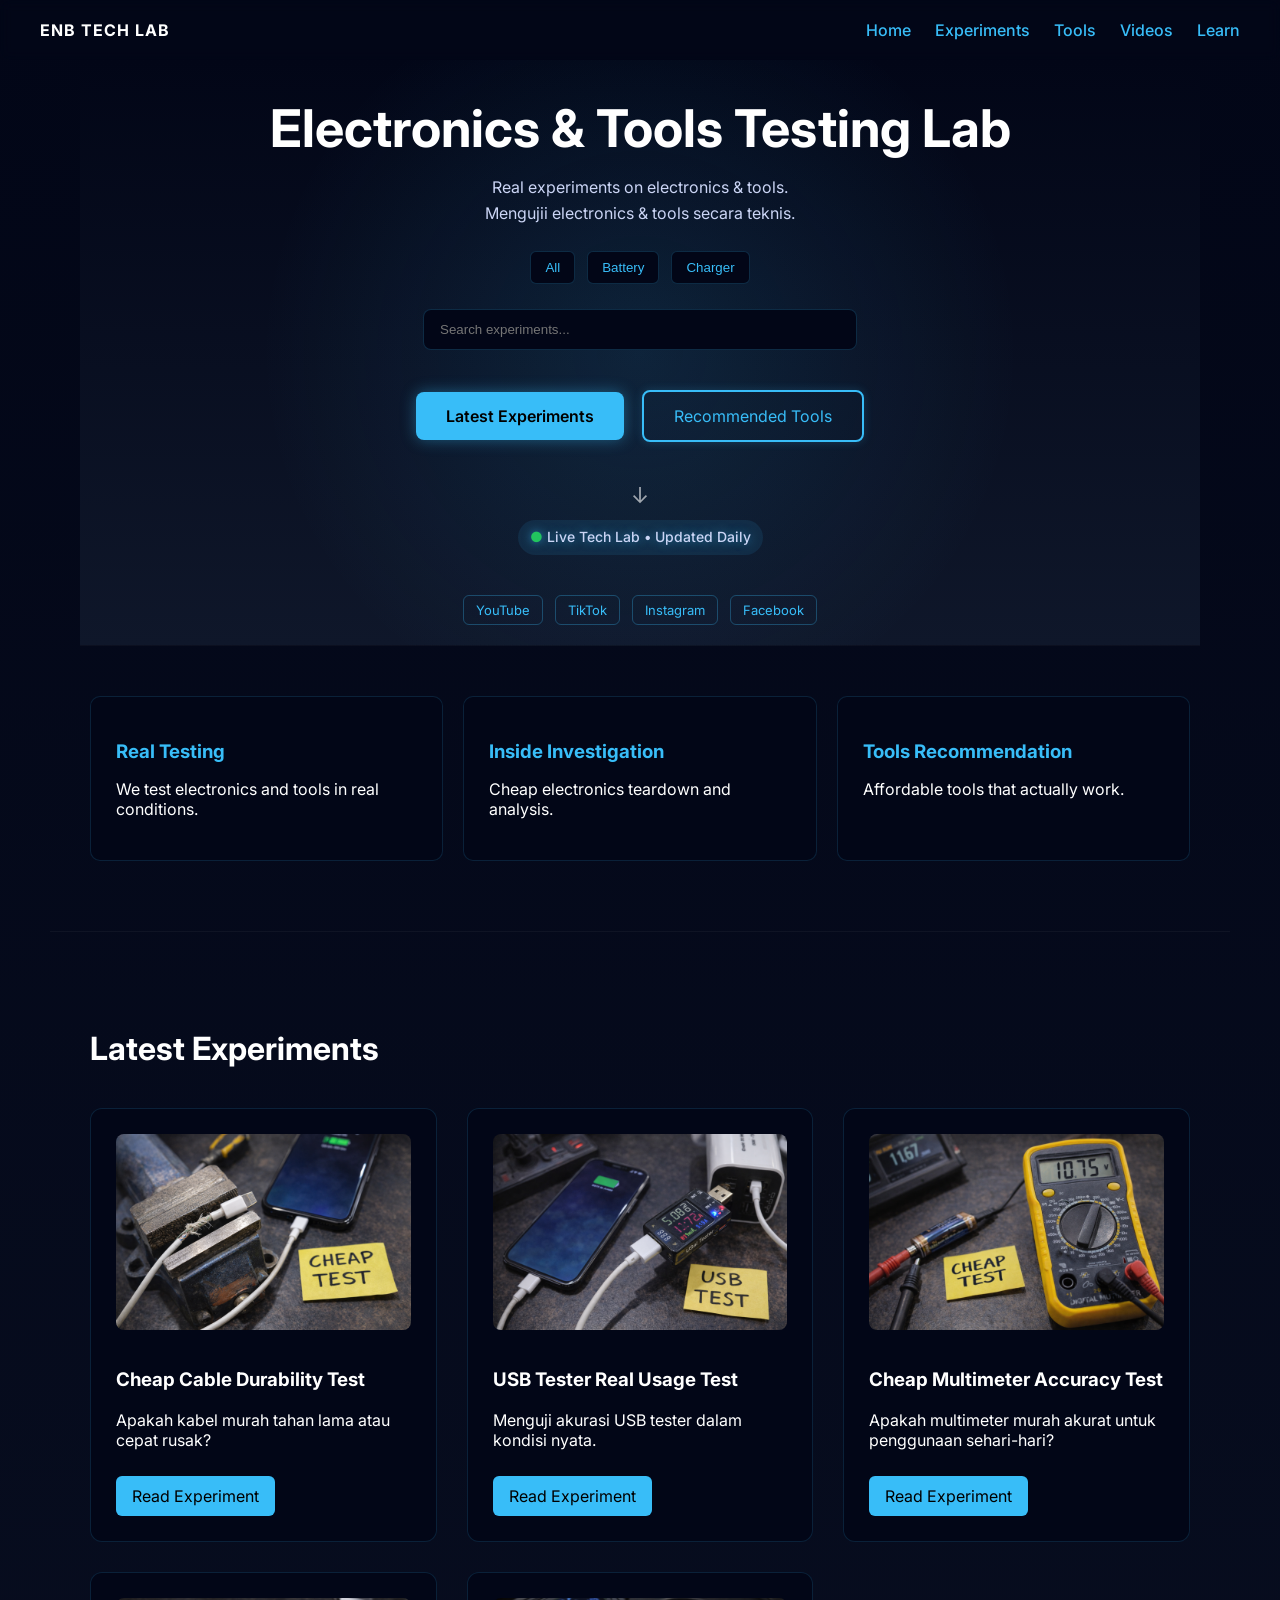
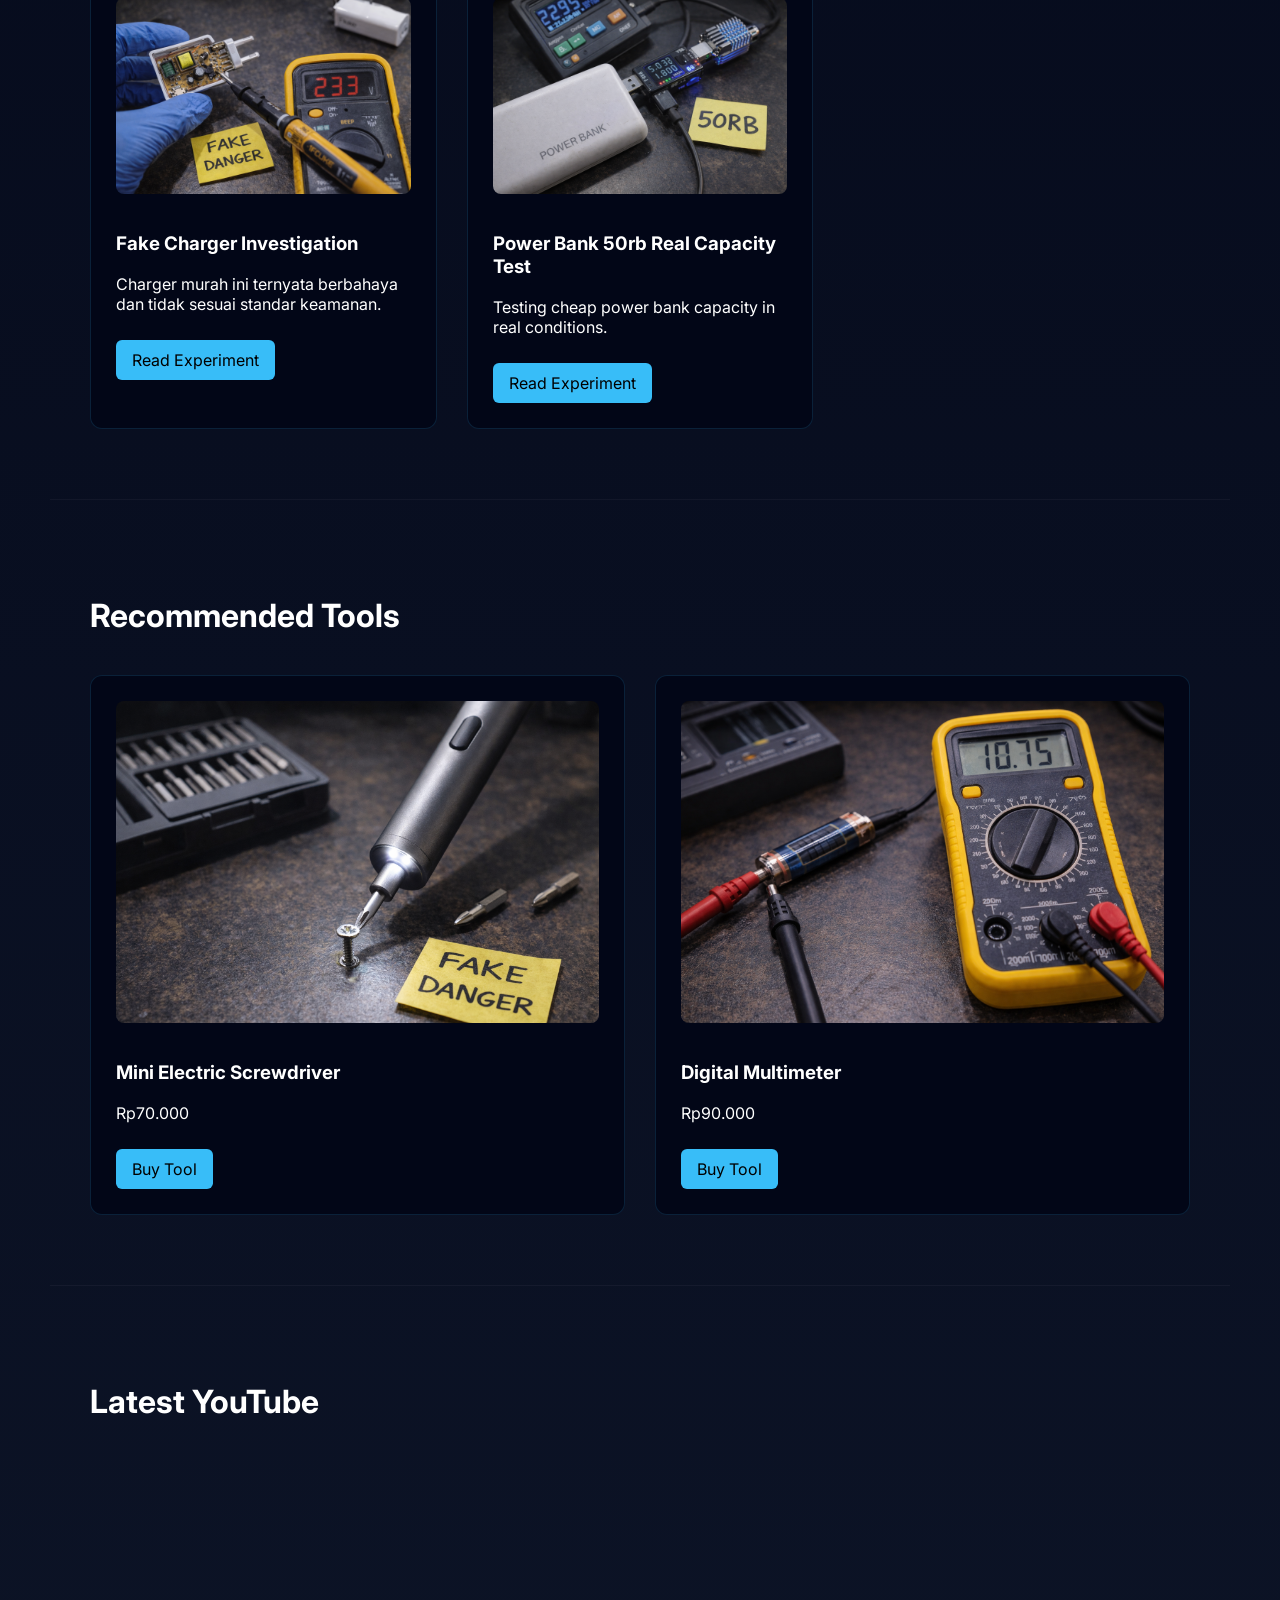
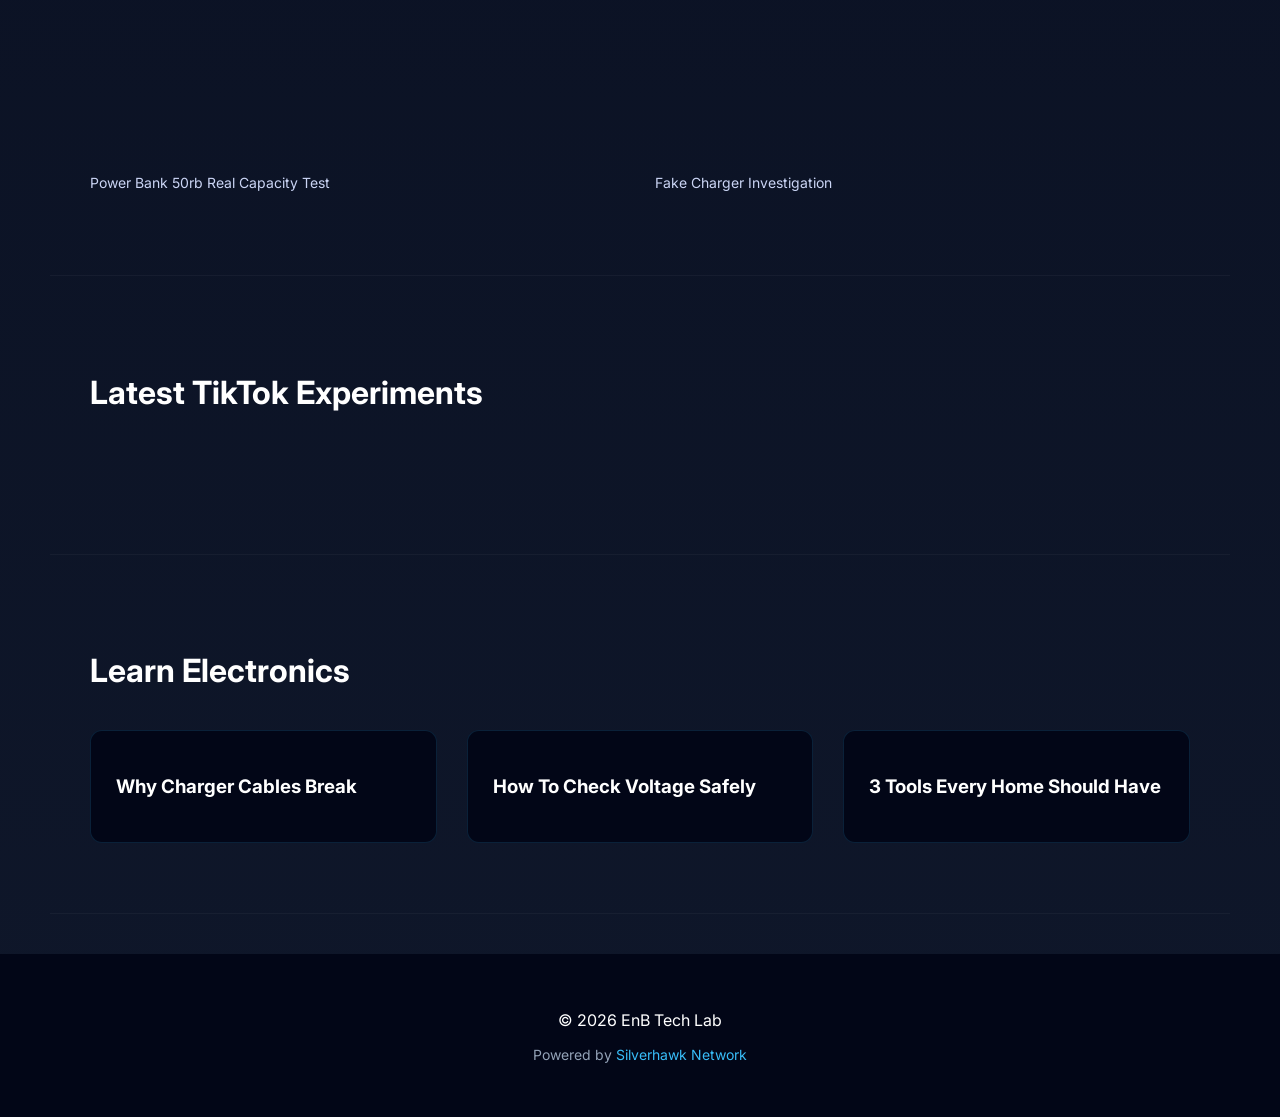
<file: index.html>
<!doctype html>
<html lang="en">
  <head>
    <title>EnB Tech Lab</title>
    <meta charset="UTF-8" />
    <meta name="viewport" content="width=device-width, initial-scale=1.0" />
    <meta
      name="description"
      content="Real tests of electronics and tools by EnB Tech Lab"
    />
    <link rel="stylesheet" href="style.css" />
    <link
      href="https://fonts.googleapis.com/css2?family=Inter:wght@300;400;600;700&display=swap"
      rel="stylesheet"
    />
    <meta name="robots" content="index, follow" />
    <meta name="author" content="EnB Tech Lab" />
    <meta property="og:title" content="EnB Tech Lab" />
    <meta property="og:description" content="Electronics & tools testing lab" />
    <meta property="og:type" content="website" />
  </head>

  <body>
    <header id="header">
      <div class="logo">ENB TECH LAB</div>
      <div class="menu-toggle" onclick="toggleMenu()">☰</div>
      <nav id="navMenu">
        <a href="#">Home</a>
        <a href="#experiments">Experiments</a>
        <a href="#tools">Tools</a>
        <a href="#videos">Videos</a>
        <a href="#learn">Learn</a>
      </nav>
    </header>

    <section class="hero">
      <div class="hero-content">
        <h1>Electronics & Tools Testing Lab</h1>
        <p>
          Real experiments on electronics & tools.<br />
          Mengujii electronics & tools secara teknis.
        </p>
        <div class="filters">
          <button onclick="filterCategory('all', event)">All</button>
          <button onclick="filterCategory('battery', event)">Battery</button>
          <button onclick="filterCategory('charger', event)">Charger</button>
        </div>
        <input
          type="text"
          id="searchInput"
          placeholder="Search experiments..."
        />
        <div class="hero-buttons">
          <a href="#experiments" class="btn">Latest Experiments</a>
          <a href="#tools" class="btn-outline">Recommended Tools</a>
        </div>
        <div class="scroll-indicator">↓</div>
        <p class="status">Live Tech Lab • Updated Daily</p>
        <div class="social-links">
          <a href="https://www.youtube.com/@amateursreleased" target="_blank"
            >YouTube</a
          >
          <a
            href="https://www.tiktok.com/@enb.electronicsntools"
            target="_blank"
            >TikTok</a
          >
          <a href="https://www.instagram.com/jameswhat.sgbva/" target="_blank"
            >Instagram</a
          >
          <a href="https://www.facebook.com/teddymulyana.sgbva/" target="_blank"
            >Facebook</a
          >
        </div>
      </div>
    </section>

    <section class="lab-highlights">
      <div class="highlight">
        <h3>Real Testing</h3>
        <p>We test electronics and tools in real conditions.</p>
      </div>
      <div class="highlight">
        <h3>Inside Investigation</h3>
        <p>Cheap electronics teardown and analysis.</p>
      </div>
      <div class="highlight">
        <h3>Tools Recommendation</h3>
        <p>Affordable tools that actually work.</p>
      </div>
    </section>

    <section id="experiments">
      <h2>Latest Experiments</h2>
      <div id="experimentsGrid" class="grid"></div>
    </section>

    <section id="tools">
      <h2>Recommended Tools</h2>
      <div class="grid">
        <div class="card">
          <h3>Mini Electric Screwdriver</h3>
          <p>Small but powerful.</p>
          <a href="#" class="toolbtn">See Tool</a>
        </div>
        <div class="card">
          <h3>Budget Multimeter</h3>
          <p>Accurate enough for home lab.</p>
          <a href="#" class="toolbtn">See Tool</a>
        </div>
        <div class="card">
          <h3>Safe Power Strip</h3>
          <p>Overload protection tested.</p>
          <a href="#" class="toolbtn">See Tool</a>
        </div>
      </div>
    </section>

    <section id="videos">
      <h2>Latest YouTube</h2>

      <div class="video-grid">
        <iframe src="https://www.youtube.com/embed/YOURVIDEOID"></iframe>
        <iframe src="https://www.youtube.com/embed/YOURVIDEOID"></iframe>
      </div>
    </section>

    <section id="tiktok">
      <h2>Latest TikTok Experiments</h2>
      <div class="tiktok-grid">
        <blockquote
          class="tiktok-embed"
          cite="https://www.tiktok.com/@enb.electronicsntools/video/7516955510470397189"
        ></blockquote>
      </div>
    </section>

    <script async src="https://www.tiktok.com/embed.js"></script>

    <section id="learn">
      <h2>Learn Electronics</h2>
      <div class="grid">
        <div class="card">
          <h3>Why Charger Cables Break</h3>
        </div>
        <div class="card">
          <h3>How To Check Voltage Safely</h3>
        </div>
        <div class="card">
          <h3>3 Tools Every Home Should Have</h3>
        </div>
      </div>
    </section>

    <footer>
      <p>© 2026 EnB Tech Lab</p>
      <p class="powered">
        Powered by
        <a href="https://silverhawk.web.id" target="_blank">
          Silverhawk Network
        </a>
      </p>
    </footer>

    <script src="script.js"></script>
    <button id="topBtn">↑</button>
  </body>
</html>
</file>
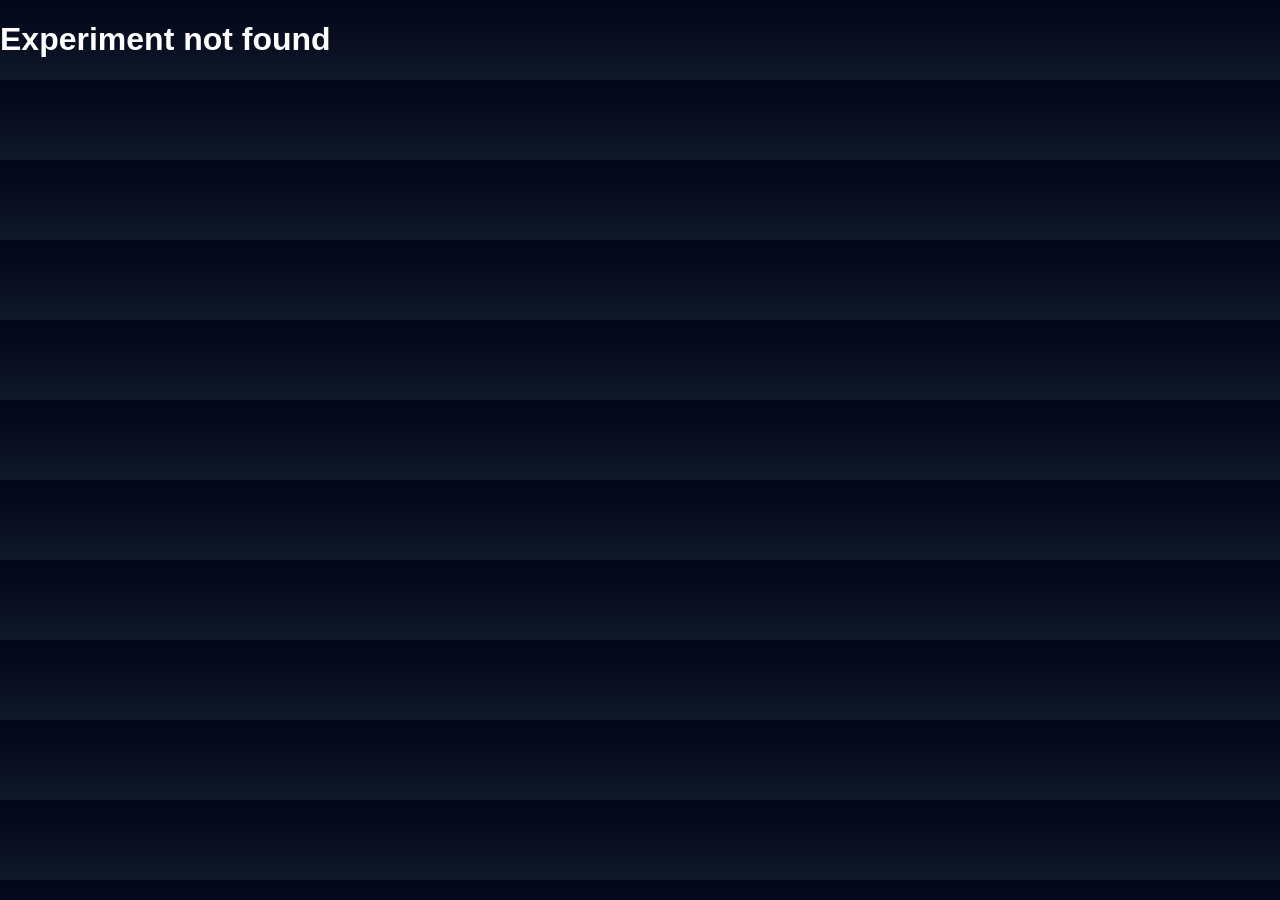
<file: article.html>
<!doctype html>
<html>
  <head>
    <meta charset="UTF-8" />
    <link rel="stylesheet" href="style.css" />
    <title>Experiment</title>
    <meta name="description" id="metaDesc" />
    <meta name="keywords" id="metaKeywords" />
    <script type="application/ld+json" id="schema"></script>
    <meta property="og:title" id="ogTitle" />
    <meta property="og:description" id="ogDesc" />
    <meta property="og:type" content="article" />
  </head>

  <body>
    <header>
      <a href="index.html">← Back</a>
    </header>
    <div class="article">
      <h1 id="title"></h1>
      <div id="video"></div>
      <p id="content"></p>
      <div id="related"></div>
    </div>
    <script src="article.js"></script>
  </body>
</html>
</file>
<file: style.css>
html {
  scroll-behavior: smooth;
}

section {
  max-width: 1100px;
  margin: auto;
  padding: 70px 40px;
}

body {
  margin: 0;
  font-family: "Inter", sans-serif;
  background: #0f172a;
  color: white;
  margin: 0;
  padding: 0;
  background:
    linear-gradient(#020617, #0f172a),
    radial-gradient(
      circle at center,
      rgba(56, 189, 248, 0.07) 0%,
      rgba(0, 0, 0, 0) 60%
    );
  /* background-blend-mode: overlay; */
}

header {
  display: flex;
  justify-content: space-between;
  align-items: center;
  padding: 20px 40px;
  background: rgba(0, 0, 0, 0) 60%;
  position: sticky;
  top: 0;
  z-index: 1000;
  backdrop-filter: blur(6px);
}

nav a {
  margin-left: 20px;
  text-decoration: none;
  color: #38bdf8;
  font-weight: 500;
}

nav a {
  position: relative;
  padding-bottom: 4px;
  transition: 0.3s;
}

nav a::after {
  content: "";
  position: absolute;
  left: 0;
  bottom: 0;
  width: 0%;
  height: 2px;
  background: #38bdf8;
  transition: 0.3s;
}

nav a:hover::after {
  width: 100%;
}

nav a:hover {
  color: #7dd3fc;
}

.hero {
  min-height: 60vh;
  padding: 0 10px 20px;
  display: flex;
  align-items: center;
  justify-content: center;
  text-align: center;
  background:
    radial-gradient(
      circle at center,
      rgba(56, 189, 248, 0.12) 0%,
      rgba(2, 6, 23, 0) 60%
    ),
    linear-gradient(#020617, #0f172a);
}

.hero-content {
  max-width: 800px;
  margin: auto;
  animation: fadeUp 0.8s ease;
}

.hero h1 {
  font-size: 52px;
  margin-bottom: 20px;
  line-height: 1;
  max-width: 800px;
  margin-left: auto;
  margin-right: auto;
  word-break: keep-all;
}

.hero p {
  color: #cbd5f5;
  margin-bottom: 25px;
  line-height: 1.6;
}

.hero-buttons {
  display: flex;
  justify-content: center;
  align-items: center;
  gap: 18px;
  flex-wrap: wrap;
  margin-top: 10px;
}

.btn {
  background: #38bdf8;
  padding: 14px 30px;
  border-radius: 8px;
  text-decoration: none;
  color: black;
  font-weight: 600;
}

.btn:hover {
  background: #0ea5e9;
  transform: translateY(-2px);
}

.btn-outline {
  border: 2px solid #38bdf8;
  padding: 14px 30px;
  border-radius: 8px;
  text-decoration: none;
  color: #38bdf8;
  box-shadow: 0 0 10px rgba(56, 189, 248, 0.2);
}

.btn-outline:hover {
  background: #38bdf8;
  color: black;
  transform: translateY(-2px);
  box-shadow: 0 0 20px rgba(56, 189, 248, 0.7);
}

.btn,
.btn-outline {
  transition: 0.25s;
}

h2 {
  margin-bottom: 40px;
  font-size: 32px;
}

.grid {
  display: grid;
  grid-template-columns: repeat(auto-fit, minmax(260px, 1fr));
  gap: 30px;
}

.card {
  background: #020617;
  padding: 25px;
  border-radius: 12px;
  border: 1px solid rgba(56, 189, 248, 0.15);
  transition: all 0.35s ease;
}

.card:hover,
.highlight:hover {
  transform: translateY(-8px);
  border-color: #38bdf8;
  box-shadow: 0 10px 30px rgba(0, 0, 0, 0.5);
}

.card img {
  width: 100%;
  border-radius: 8px;
  margin-bottom: 15px;
}

.toolbtn {
  display: inline-block;
  margin-top: 10px;
  background: #38bdf8;
  padding: 10px 16px;
  border-radius: 6px;
  color: black;
  text-decoration: none;
}

.video-grid {
  display: grid;
  grid-template-columns: repeat(auto-fit, minmax(350px, 1fr));
  gap: 30px;
}

.video-card p {
  margin-top: 8px;
  font-size: 14px;
  color: #cbd5f5;
}

iframe {
  width: 100%;
  width: 100%;
  aspect-ratio: 16/9;
  border: none;
}

footer {
  text-align: center;
  padding: 40px;
  background: #020617;
  margin-top: 40px;
}

.menu-toggle {
  display: none;
  font-size: 28px;
  cursor: pointer;
}

/* MOBILE */

@media (max-width: 768px) {
  header {
    padding: 15px 20px;
  }

  .hero h1 {
    font-size: 30px;
    line-height: 1.25;
    max-width: 300px;
  }

  .hero {
    height: 60vh;
  }

  nav {
    display: none;
    flex-direction: column;
    position: absolute;
    top: 70px;
    left: 0;
    width: 100%;
    background: #020617;
    padding: 20px;
  }

  nav a {
    margin: 10px 0;
  }

  .menu-toggle {
    display: block;
  }

  .grid {
    grid-template-columns: 1fr;
  }

  .video-grid {
    grid-template-columns: 1fr;
  }

  iframe {
    height: 200px;
  }

  section {
    padding: 40px 20px;
  }

  .card {
    padding: 18px;
  }

  .card h3 {
    font-size: 18px;
  }

  .card p {
    font-size: 14px;
  }
}

.video-grid iframe {
  width: 100%;
  aspect-ratio: 16/9;
}

nav.active {
  display: flex;
}

.powered {
  margin-top: 10px;
  font-size: 14px;
  color: #94a3b8;
}

.powered a {
  color: #38bdf8;
  text-decoration: none;
}

.powered a:hover {
  text-decoration: underline;
}

.logo {
  font-weight: 700;
  letter-spacing: 1px;
}

.btn {
  background: #38bdf8;
  padding: 14px 30px;
  border-radius: 8px;
  text-decoration: none;
  color: black;
  font-weight: 600;

  box-shadow: 0 0 15px rgba(56, 189, 248, 0.4);
}

.btn:hover {
  background: #0ea5e9;
  transform: translateY(-2px);
  box-shadow: 0 0 25px rgba(56, 189, 248, 0.8);
}

@keyframes fadeUp {
  from {
    opacity: 0;
    transform: translateY(20px);
  }

  to {
    opacity: 1;
    transform: translateY(0);
  }
}

.scroll-indicator {
  margin-top: 40px;
  font-size: 22px;
  opacity: 0.6;

  animation: bounce 2s infinite;
}

@keyframes bounce {
  0%,
  100% {
    transform: translateY(0);
  }
  50% {
    transform: translateY(8px);
  }
}

.lab-highlights {
  display: grid;
  grid-template-columns: repeat(auto-fit, minmax(220px, 1fr));
  gap: 20px;
  margin-top: -20px;
}

.highlight {
  background: #020617;
  padding: 25px;
  border-radius: 10px;
  border: 1px solid rgba(56, 189, 248, 0.15);
  transition: all 0.35s ease;
}

.highlight h3 {
  margin-bottom: 8px;
  color: #38bdf8;
}

.tiktok-grid {
  display: grid;
  grid-template-columns: repeat(auto-fit, minmax(280px, 1fr));
  gap: 30px;
}

section {
  max-width: 1100px;
  margin: auto;
  padding: 70px 40px;
  border-bottom: 1px solid rgba(255, 255, 255, 0.04);
}

#topBtn {
  position: fixed;
  bottom: 30px;
  right: 30px;
  background: #38bdf8;
  color: black;
  border: none;
  border-radius: 50%;
  width: 45px;
  height: 45px;
  font-size: 20px;
  cursor: pointer;
  display: none;
  box-shadow: 0 0 15px rgba(56, 189, 248, 0.4);
  transition: 0.3s;
}

#topBtn:hover {
  background: #0ea5e9;
}

#searchInput {
  width: 100%;
  max-width: 400px;
  padding: 12px 16px;
  margin-bottom: 30px;
  border-radius: 8px;
  border: none;
  background: #020617;
  color: white;
  border: 1px solid rgba(56, 189, 248, 0.2);
}

#searchInput:focus {
  outline: none;
  border-color: #38bdf8;
  box-shadow: 0 0 10px rgba(56, 189, 248, 0.3);
}

.filters {
  display: flex;
  justify-content: center;
  align-items: center;
  gap: 12px;
  flex-wrap: wrap;
  margin-bottom: 25px;
}

.filters button {
  background: #020617;
  border: 1px solid rgba(56, 189, 248, 0.2);
  color: #38bdf8;
  padding: 8px 14px;
  border-radius: 6px;
  cursor: pointer;
  transition: 0.2s;
}

.filters button:hover {
  background: #38bdf8;
  color: black;
}

.filters button.active {
  background: #38bdf8;
  color: black;
}

.status {
  margin-top: 12px;
  font-size: 14px;
  font-weight: 500;
  color: #38bdf8;
  text-shadow: 0 0 10px rgba(56, 189, 248, 0.6);
  display: inline-block;
  padding: 6px 12px;
  border-radius: 20px;
  background: rgba(56, 189, 248, 0.1);
}

.status::before {
  content: "● ";
  color: #22c55e;

  animation: blink 1.5s infinite;
}

@keyframes blink {
  0%,
  100% {
    opacity: 1;
  }
  50% {
    opacity: 0.3;
  }
}

.social-links {
  margin-top: 15px;

  display: flex;
  gap: 12px;
  flex-wrap: wrap;
  justify-content: center;
}

.social-links a {
  padding: 6px 12px;
  border-radius: 6px;
  border: 1px solid rgba(56, 189, 248, 0.3);
  color: #38bdf8;
  text-decoration: none;
  font-size: 13px;
  transition: 0.2s;
}

.social-links a:hover {
  background: #38bdf8;
  color: black;
}

#related {
  margin-top: 40px;
}

#related a {
  display: block;
  margin: 8px 0;

  color: #38bdf8;
  text-decoration: none;
}

#related a:hover {
  text-decoration: underline;
}

.card img {
  transition: transform 0.3s ease;
}

.card:hover img {
  transform: scale(1.05);
}

.card {
  opacity: 0;
  transform: translateY(15px);
  animation: fadeUpCard 0.5s ease forwards;
}

@keyframes fadeUpCard {
  to {
    opacity: 1;
    transform: translateY(0);
  }
}
</file>
